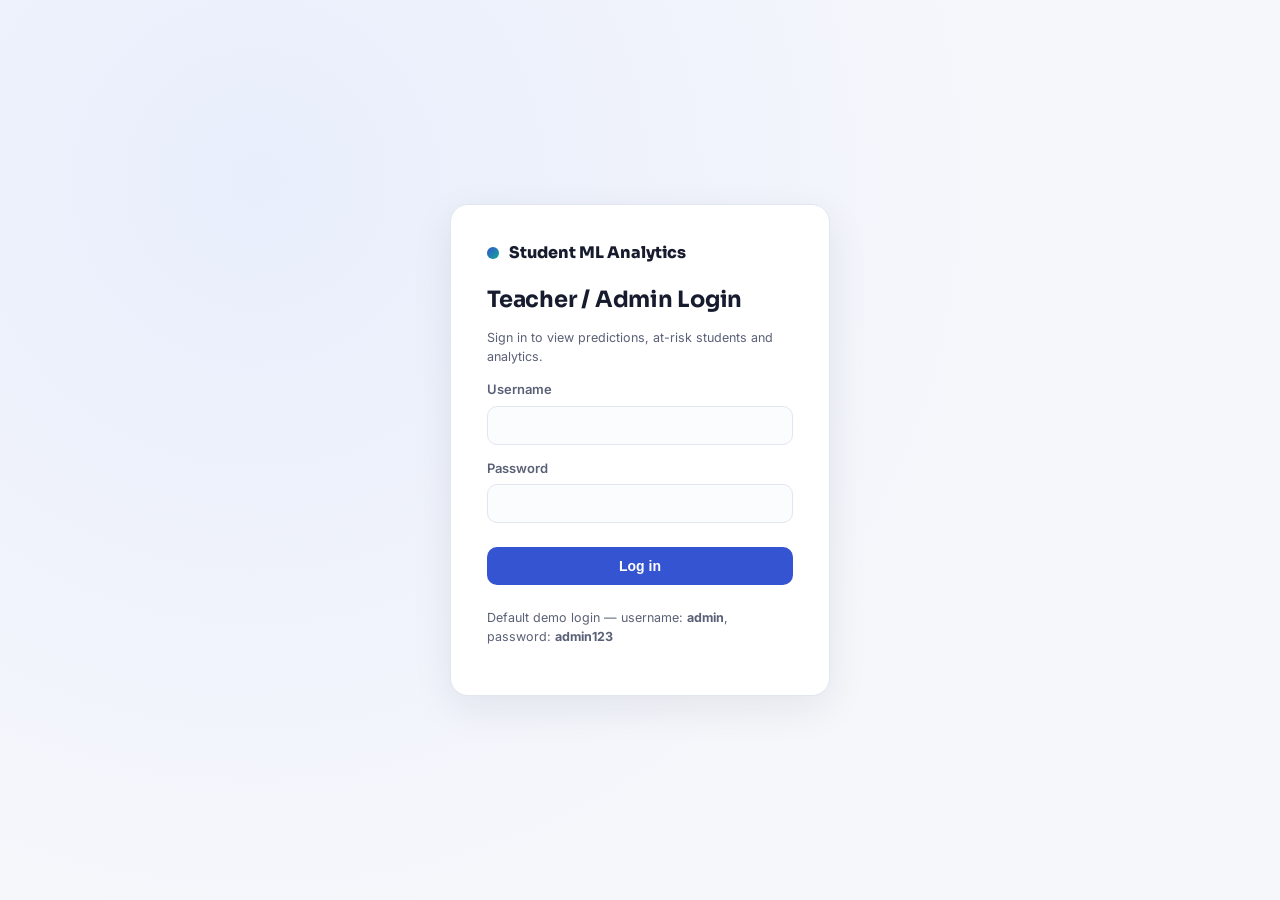
<file: frontend/index.html>
<!DOCTYPE html>
<html lang="en">
<head>
<meta charset="UTF-8">
<title>Student ML Analytics</title>
<script>
  // Simple entry point: send everyone to the login page.
  // login.html itself will forward already-logged-in users to dashboard.html
  window.location.href = "login.html";
</script>
</head>
<body></body>
</html>
</file>
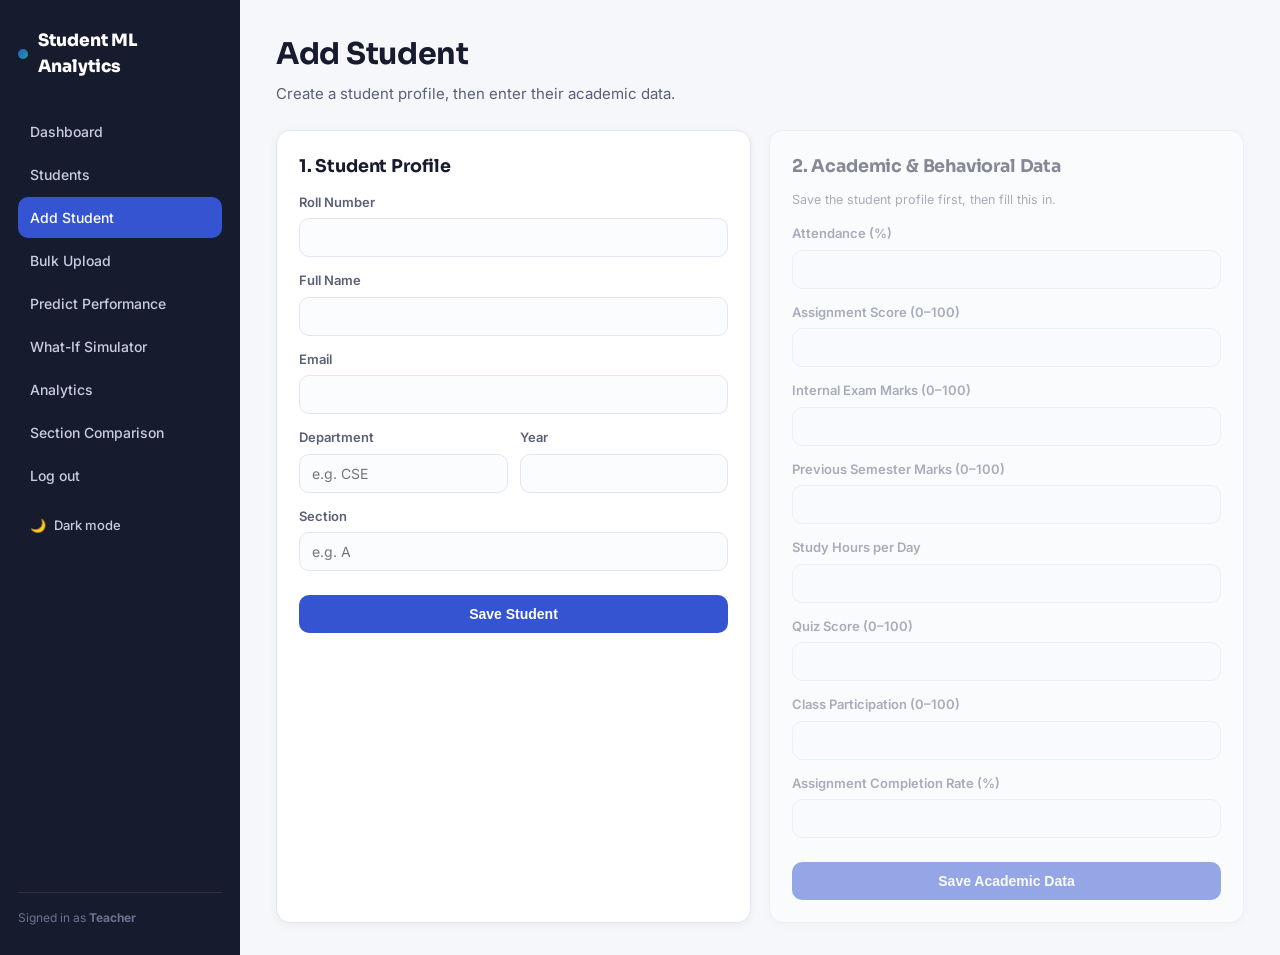
<file: frontend/add_student.html>
<!DOCTYPE html>
<html lang="en">
<head>
<meta charset="UTF-8">
<meta name="viewport" content="width=device-width, initial-scale=1.0">
<title>Add Student · Student ML Analytics</title>
<link rel="stylesheet" href="css/style.css">
</head>
<body>
<div class="app-shell">
    <aside class="sidebar" id="sidebar"></aside>

    <main class="main">
        <div class="page-header">
            <div>
                <h1>Add Student</h1>
                <p>Create a student profile, then enter their academic data.</p>
            </div>
        </div>

        <div class="grid grid-2">
            <div class="card">
                <h3>1. Student Profile</h3>
                <form id="studentForm">
                    <label for="roll_number">Roll Number</label>
                    <input id="roll_number" required>

                    <label for="name">Full Name</label>
                    <input id="name" required>

                    <label for="email">Email</label>
                    <input id="email" type="email">

                    <div class="grid grid-2" style="gap:12px;">
                        <div>
                            <label for="department">Department</label>
                            <input id="department" placeholder="e.g. CSE">
                        </div>
                        <div>
                            <label for="year">Year</label>
                            <input id="year" type="number" min="1" max="5">
                        </div>
                    </div>
                    <label for="section">Section</label>
                    <input id="section" placeholder="e.g. A">

                    <button class="btn full mt-24" type="submit">Save Student</button>
                </form>
            </div>

            <div class="card" id="perfCard" style="opacity:0.5;">
                <h3>2. Academic & Behavioral Data</h3>
                <p class="small muted">Save the student profile first, then fill this in.</p>
                <form id="perfForm">
                    <label>Attendance (%)</label>
                    <input id="attendance" type="number" step="0.1" min="0" max="100" disabled>

                    <label>Assignment Score (0–100)</label>
                    <input id="assignment_score" type="number" step="0.1" min="0" max="100" disabled>

                    <label>Internal Exam Marks (0–100)</label>
                    <input id="internal_marks" type="number" step="0.1" min="0" max="100" disabled>

                    <label>Previous Semester Marks (0–100)</label>
                    <input id="previous_semester_marks" type="number" step="0.1" min="0" max="100" disabled>

                    <label>Study Hours per Day</label>
                    <input id="study_hours" type="number" step="0.1" min="0" max="12" disabled>

                    <label>Quiz Score (0–100)</label>
                    <input id="quiz_score" type="number" step="0.1" min="0" max="100" disabled>

                    <label>Class Participation (0–100)</label>
                    <input id="participation" type="number" step="0.1" min="0" max="100" disabled>

                    <label>Assignment Completion Rate (%)</label>
                    <input id="assignment_completion" type="number" step="0.1" min="0" max="100" disabled>

                    <button class="btn full mt-24" type="submit" id="perfSubmit" disabled>Save Academic Data</button>
                </form>
            </div>
        </div>
    </main>
</div>

<script src="js/common.js"></script>
<script src="js/add_student.js"></script>
</body>
</html>
</file>
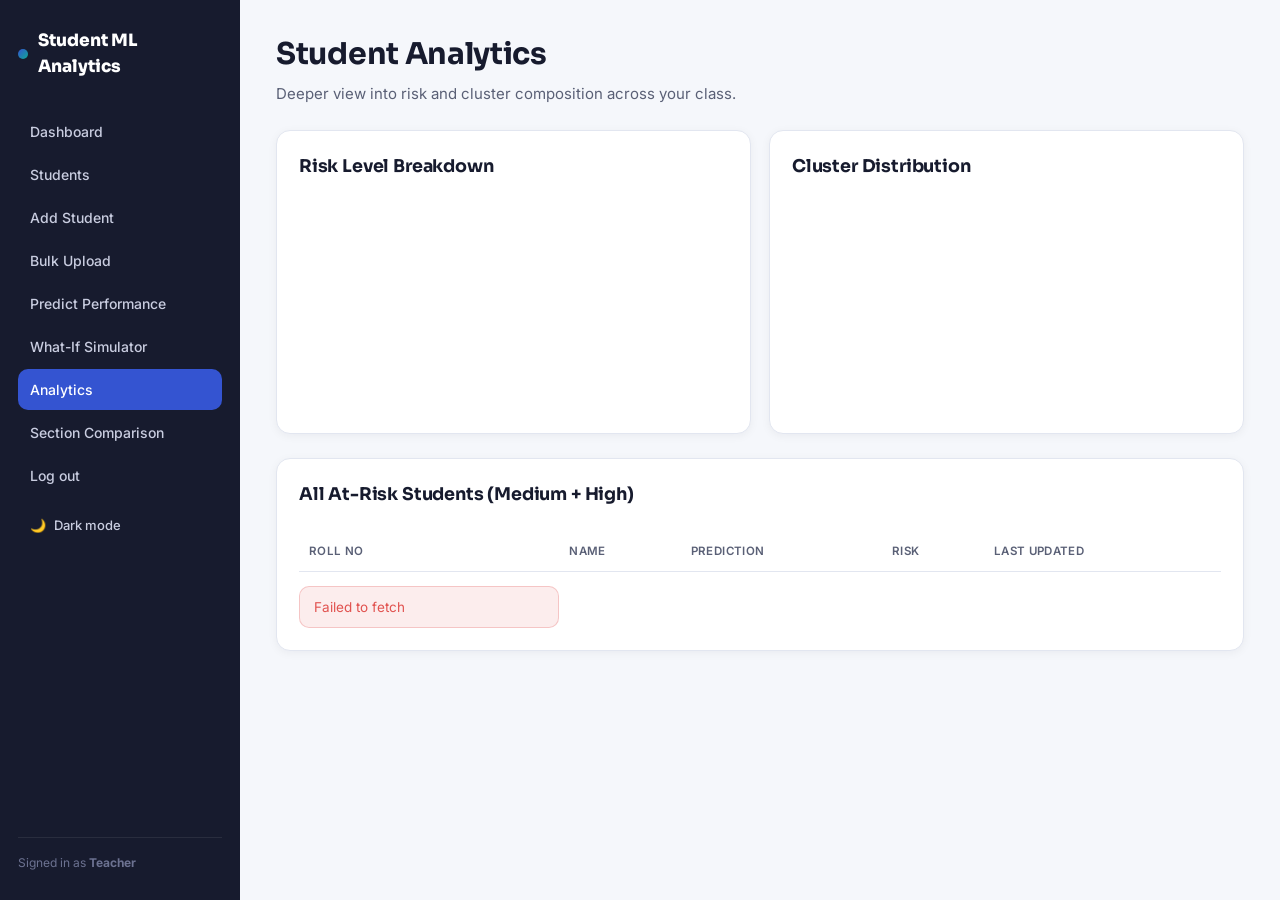
<file: frontend/analytics.html>
<!DOCTYPE html>
<html lang="en">
<head>
<meta charset="UTF-8">
<meta name="viewport" content="width=device-width, initial-scale=1.0">
<title>Analytics · Student ML Analytics</title>
<link rel="stylesheet" href="css/style.css">
<script src="js/lib/chart.umd.js"></script>
</head>
<body>
<div class="app-shell">
    <aside class="sidebar" id="sidebar"></aside>

    <main class="main">
        <div class="page-header">
            <div>
                <h1>Student Analytics</h1>
                <p>Deeper view into risk and cluster composition across your class.</p>
            </div>
        </div>

        <div class="grid grid-2">
            <div class="card">
                <h3>Risk Level Breakdown</h3>
                <canvas id="riskChart" height="220"></canvas>
            </div>
            <div class="card">
                <h3>Cluster Distribution</h3>
                <canvas id="clusterChart2" height="220"></canvas>
            </div>
        </div>

        <div class="card mt-24">
            <h3>All At-Risk Students (Medium + High)</h3>
            <table class="mt-24">
                <thead><tr><th>Roll No</th><th>Name</th><th>Prediction</th><th>Risk</th><th>Last Updated</th></tr></thead>
                <tbody id="analyticsTableBody"><tr><td colspan="5" class="muted">Loading…</td></tr></tbody>
            </table>
        </div>
    </main>
</div>

<script src="js/common.js"></script>
<script src="js/analytics.js"></script>
</body>
</html>
</file>
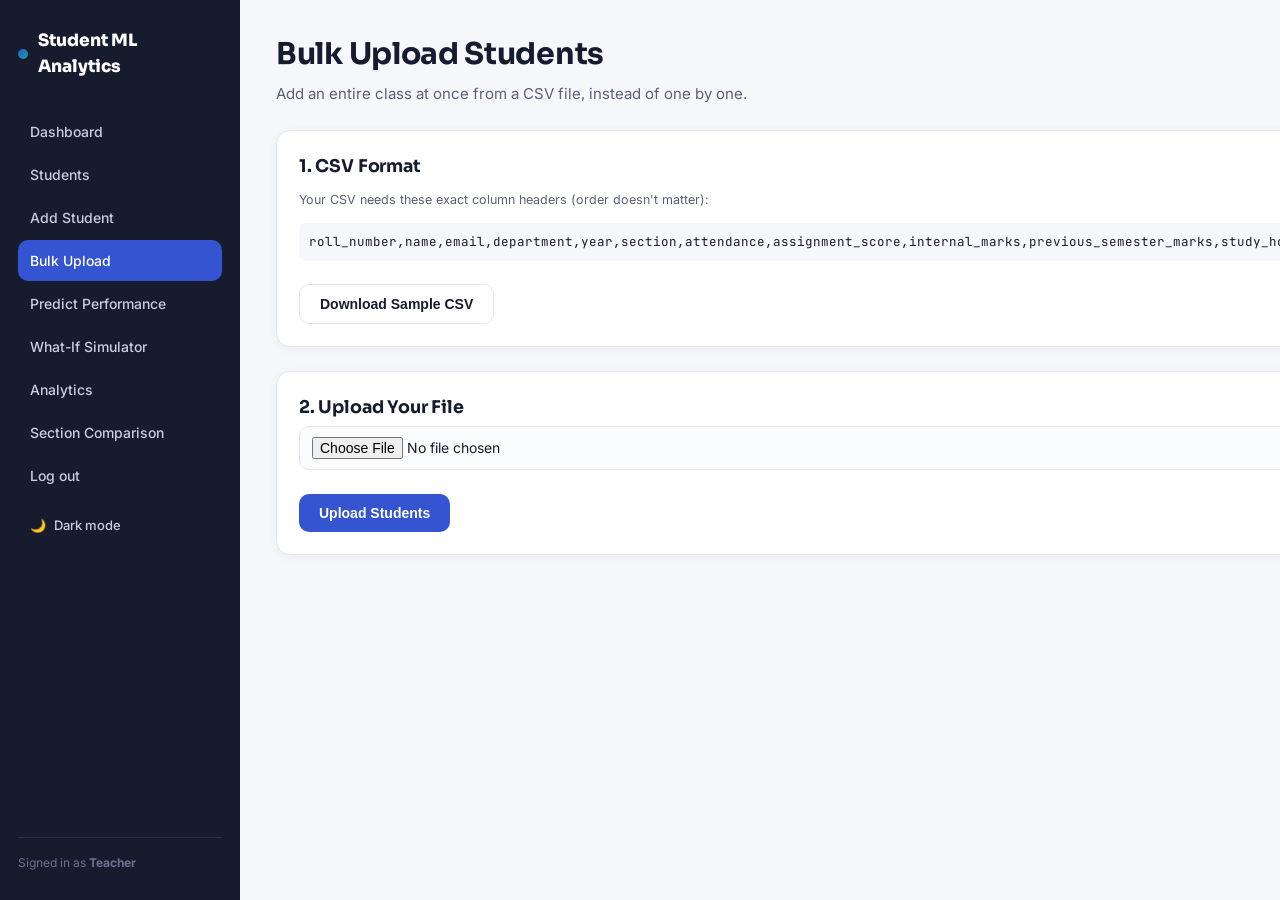
<file: frontend/bulk_upload.html>
<!DOCTYPE html>
<html lang="en">
<head>
<meta charset="UTF-8">
<meta name="viewport" content="width=device-width, initial-scale=1.0">
<title>Bulk Upload · Student ML Analytics</title>
<link rel="stylesheet" href="css/style.css">
<script src="js/lib/papaparse.min.js"></script>
</head>
<body>
<div class="app-shell">
    <aside class="sidebar" id="sidebar"></aside>

    <main class="main">
        <div class="page-header">
            <div>
                <h1>Bulk Upload Students</h1>
                <p>Add an entire class at once from a CSV file, instead of one by one.</p>
            </div>
        </div>

        <div class="card">
            <h3>1. CSV Format</h3>
            <p class="small muted">
                Your CSV needs these exact column headers (order doesn't matter):
            </p>
            <p class="mono small" style="background:#F5F7FB; padding:10px; border-radius:8px; overflow-x:auto;">
                roll_number,name,email,department,year,section,attendance,assignment_score,internal_marks,previous_semester_marks,study_hours,quiz_score,participation,assignment_completion
            </p>
            <button class="btn secondary" id="downloadSampleBtn" style="margin-top:10px;">Download Sample CSV</button>
        </div>

        <div class="card mt-24">
            <h3>2. Upload Your File</h3>
            <input type="file" id="csvFile" accept=".csv">
            <button class="btn mt-24" id="uploadBtn" disabled>Upload Students</button>
            <div class="error-msg" id="uploadError"></div>

            <div id="progressWrap" class="hidden mt-24">
                <p class="small muted" id="progressText">Uploading…</p>
                <div style="background:#EEF1F8; border-radius:8px; height:10px; overflow:hidden;">
                    <div id="progressBar" style="width:0%; background:#3454D1; height:100%; transition:width 0.2s;"></div>
                </div>
            </div>

            <div id="resultsWrap" class="hidden mt-24">
                <h3>Upload Results</h3>
                <table>
                    <thead><tr><th>Row</th><th>Name</th><th>Status</th></tr></thead>
                    <tbody id="resultsTableBody"></tbody>
                </table>
            </div>
        </div>
    </main>
</div>

<script src="js/common.js"></script>
<script src="js/bulk_upload.js"></script>
</body>
</html>
</file>
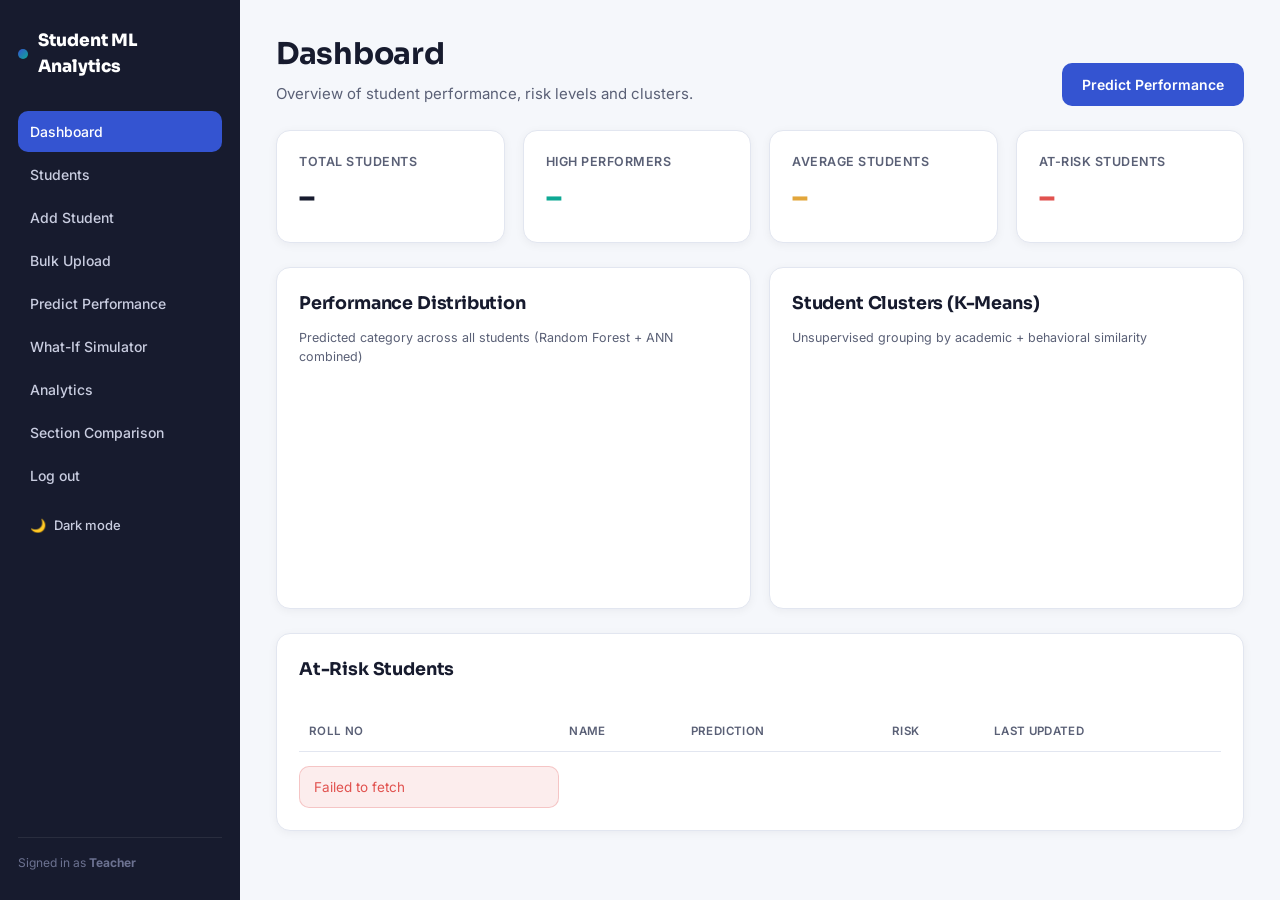
<file: frontend/dashboard.html>
<!DOCTYPE html>
<html lang="en">
<head>
<meta charset="UTF-8">
<meta name="viewport" content="width=device-width, initial-scale=1.0">
<title>Dashboard · Student ML Analytics</title>
<link rel="stylesheet" href="css/style.css">
<script src="js/lib/chart.umd.js"></script>
</head>
<body>
<div class="app-shell">
    <aside class="sidebar" id="sidebar"></aside>

    <main class="main">
        <div class="page-header">
            <div>
                <h1>Dashboard</h1>
                <p>Overview of student performance, risk levels and clusters.</p>
            </div>
            <a class="btn" href="prediction.html">Predict Performance</a>
        </div>

        <div class="grid grid-4" id="statCards">
            <div class="card stat-card"><div class="label">Total Students</div><div class="value" id="statTotal">–</div></div>
            <div class="card stat-card good"><div class="label">High Performers</div><div class="value" id="statHigh">–</div></div>
            <div class="card stat-card medium"><div class="label">Average Students</div><div class="value" id="statAverage">–</div></div>
            <div class="card stat-card high"><div class="label">At-Risk Students</div><div class="value" id="statAtRisk">–</div></div>
        </div>

        <div class="grid grid-2 mt-24">
            <div class="card">
                <h3>Performance Distribution</h3>
                <p class="small muted">Predicted category across all students (Random Forest + ANN combined)</p>
                <canvas id="perfChart" height="200"></canvas>
            </div>
            <div class="card">
                <h3>Student Clusters (K-Means)</h3>
                <p class="small muted">Unsupervised grouping by academic + behavioral similarity</p>
                <canvas id="clusterChart" height="200"></canvas>
            </div>
        </div>

        <div class="card mt-24">
            <div class="flex" style="justify-content:space-between;">
                <h3>At-Risk Students</h3>
                <span class="small muted" id="avgAttendanceNote"></span>
            </div>
            <table class="mt-24">
                <thead>
                    <tr><th>Roll No</th><th>Name</th><th>Prediction</th><th>Risk</th><th>Last Updated</th></tr>
                </thead>
                <tbody id="atRiskTableBody">
                    <tr><td colspan="5" class="muted">Loading…</td></tr>
                </tbody>
            </table>
        </div>
    </main>
</div>

<script src="js/common.js"></script>
<script src="js/dashboard.js"></script>
</body>
</html>
</file>
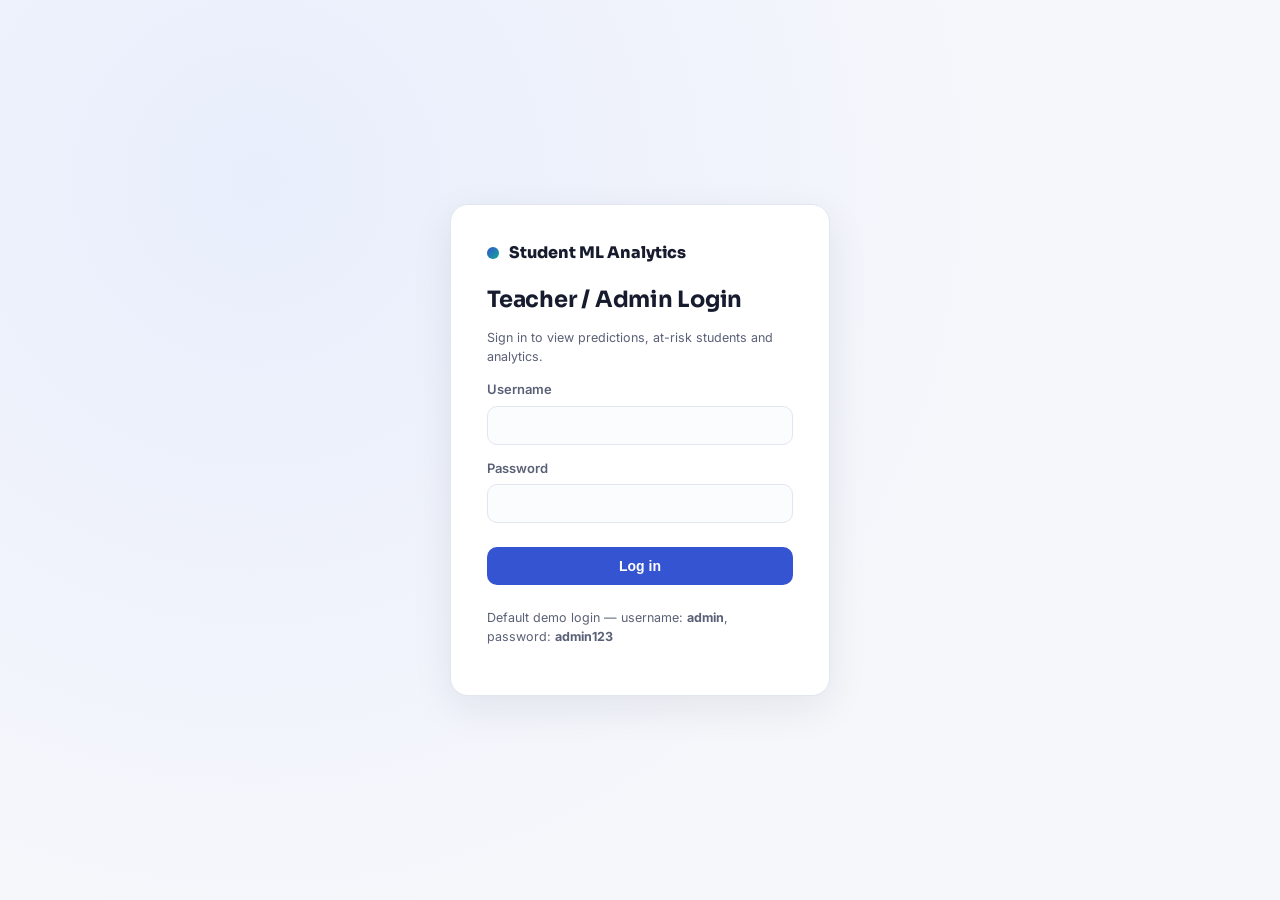
<file: frontend/login.html>
<!DOCTYPE html>
<html lang="en">
<head>
<meta charset="UTF-8">
<meta name="viewport" content="width=device-width, initial-scale=1.0">
<title>Login · Student ML Analytics</title>
<link rel="stylesheet" href="css/style.css">
</head>
<body>
<div class="login-wrap">
    <div class="login-card">
        <div class="brand-lockup"><span class="dot"></span>
            <span style="font-family:'Sora',sans-serif;font-weight:800;font-size:16px;">Student ML Analytics</span>
        </div>
        <h2 style="margin-top:18px;">Teacher / Admin Login</h2>
        <p class="muted small">Sign in to view predictions, at-risk students and analytics.</p>

        <form id="loginForm">
            <label for="username">Username</label>
            <input id="username" name="username" autocomplete="username" required>

            <label for="password">Password</label>
            <input id="password" name="password" type="password" autocomplete="current-password" required>

            <button class="btn full mt-24" type="submit">Log in</button>
        </form>
        <div class="error-msg" id="errorMsg"></div>

        <p class="small muted mt-24">
            Default demo login — username: <strong>admin</strong>, password: <strong>admin123</strong>
        </p>
    </div>
</div>

<script src="js/common.js"></script>
<script>
document.getElementById("loginForm").addEventListener("submit", async (e) => {
    e.preventDefault();
    const errorEl = document.getElementById("errorMsg");
    errorEl.style.display = "none";
    const username = document.getElementById("username").value.trim();
    const password = document.getElementById("password").value;

    try {
        const data = await api("login.php", { method: "POST", body: { username, password } });
        sessionStorage.setItem("username", data.username);
        window.location.href = "dashboard.html";
    } catch (err) {
        errorEl.textContent = err.message;
        errorEl.style.display = "block";
    }
});
</script>
</body>
</html>
</file>
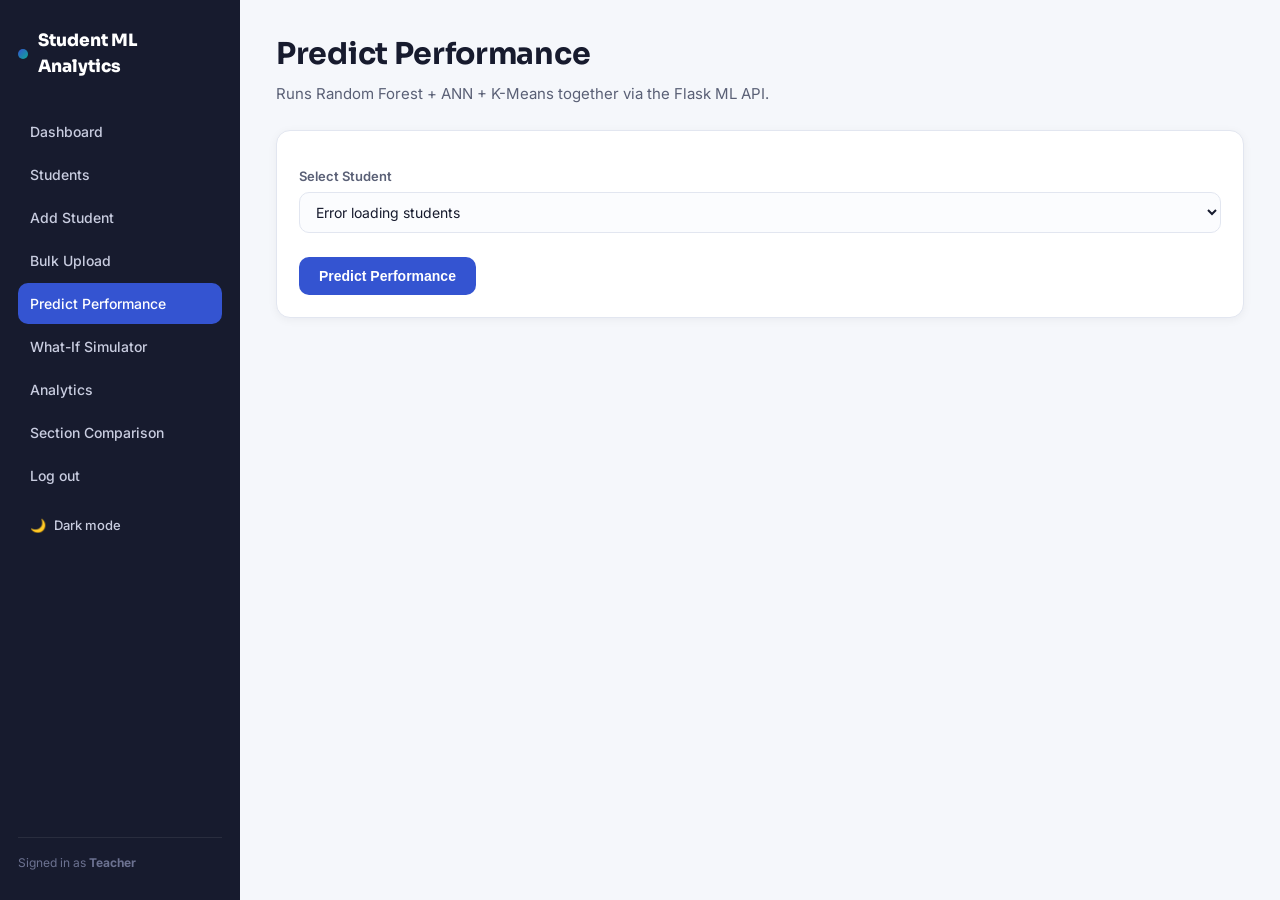
<file: frontend/prediction.html>
<!DOCTYPE html>
<html lang="en">
<head>
<meta charset="UTF-8">
<meta name="viewport" content="width=device-width, initial-scale=1.0">
<title>Predict Performance · Student ML Analytics</title>
<link rel="stylesheet" href="css/style.css">
</head>
<body>
<div class="app-shell">
    <aside class="sidebar" id="sidebar"></aside>

    <main class="main">
        <div class="page-header">
            <div>
                <h1>Predict Performance</h1>
                <p>Runs Random Forest + ANN + K-Means together via the Flask ML API.</p>
            </div>
        </div>

        <div class="card">
            <label for="studentSelect">Select Student</label>
            <select id="studentSelect"><option value="">Loading students…</option></select>
            <button class="btn mt-24" id="predictBtn" disabled>Predict Performance</button>
            <div class="error-msg" id="predictError"></div>
        </div>

        <div id="resultSection" class="mt-24 hidden">
            <div class="grid grid-2">
                <div class="card">
                    <h3>Risk Level</h3>
                    <div class="gauge-wrap">
                        <div class="gauge" id="gauge"></div>
                        <div>
                            <div class="gauge-label" id="gaugeLabel">–</div>
                            <p class="small muted" id="gaugeSub"></p>
                        </div>
                    </div>
                </div>

                <div class="card">
                    <h3>Predicted Performance</h3>
                    <p class="small muted" id="predictionHeadline"></p>
                    <div id="probBars" class="mt-24"></div>
                </div>
            </div>

            <div class="grid grid-2 mt-24">
                <div class="card">
                    <h3>Model Comparison</h3>
                    <table>
                        <tbody>
                            <tr><td>Random Forest (Supervised)</td><td id="rfPred" class="mono"></td></tr>
                            <tr><td>ANN (Neural Network)</td><td id="annPred" class="mono"></td></tr>
                            <tr><td><strong>Combined Final Result</strong></td><td id="finalPred" class="mono"></td></tr>
                        </tbody>
                    </table>
                    <h3 class="mt-24">Cluster (K-Means)</h3>
                    <p id="clusterName" class="mono"></p>
                </div>

                <div class="card">
                    <h3>Recommendations</h3>
                    <ul class="recommend-list" id="recommendList"></ul>
                </div>
            </div>

            <div class="card mt-24">
                <h3>Why this prediction?</h3>
                <p class="small muted">
                    The features below are both influential in the model and below the class
                    average for this student — they are the main drivers of the prediction.
                </p>
                <ul class="recommend-list" id="explanationList" style="margin-top:14px;"></ul>
            </div>

            <div class="mt-24" style="text-align:right;">
                <button class="btn secondary" id="printBtn">Print / Save as PDF</button>
            </div>
        </div>
    </main>
</div>

<script src="js/common.js"></script>
<script src="js/prediction.js"></script>
</body>
</html>
</file>
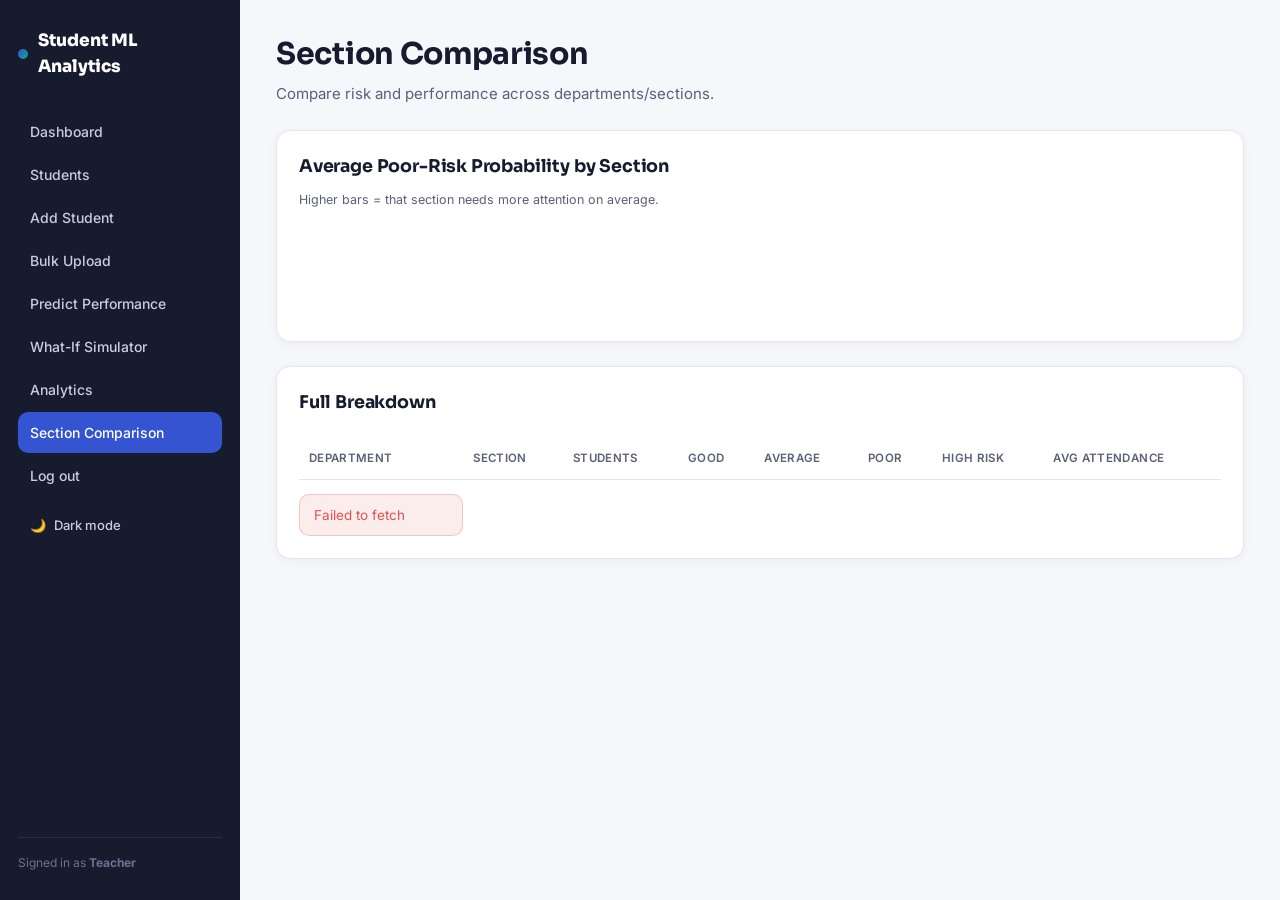
<file: frontend/section_comparison.html>
<!DOCTYPE html>
<html lang="en">
<head>
<meta charset="UTF-8">
<meta name="viewport" content="width=device-width, initial-scale=1.0">
<title>Section Comparison · Student ML Analytics</title>
<link rel="stylesheet" href="css/style.css">
<script src="js/lib/chart.umd.js"></script>
</head>
<body>
<div class="app-shell">
    <aside class="sidebar" id="sidebar"></aside>

    <main class="main">
        <div class="page-header">
            <div>
                <h1>Section Comparison</h1>
                <p>Compare risk and performance across departments/sections.</p>
            </div>
        </div>

        <div class="card">
            <h3>Average Poor-Risk Probability by Section</h3>
            <p class="small muted">Higher bars = that section needs more attention on average.</p>
            <canvas id="sectionChart" height="90"></canvas>
        </div>

        <div class="card mt-24">
            <h3>Full Breakdown</h3>
            <table class="mt-24">
                <thead>
                    <tr>
                        <th>Department</th><th>Section</th><th>Students</th>
                        <th>Good</th><th>Average</th><th>Poor</th>
                        <th>High Risk</th><th>Avg Attendance</th>
                    </tr>
                </thead>
                <tbody id="sectionTableBody">
                    <tr><td colspan="8" class="muted">Loading…</td></tr>
                </tbody>
            </table>
        </div>
    </main>
</div>

<script src="js/common.js"></script>
<script src="js/section_comparison.js"></script>
</body>
</html>
</file>
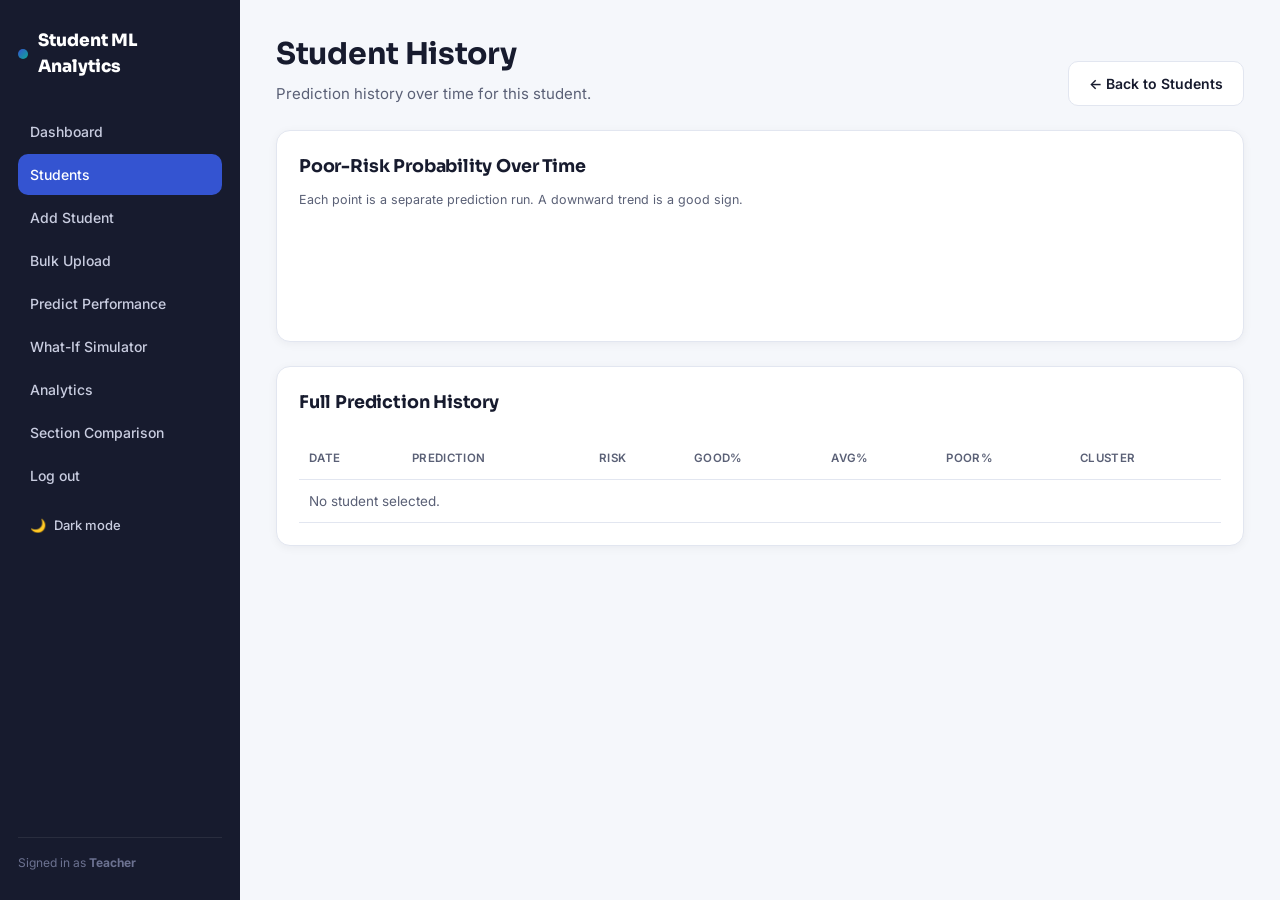
<file: frontend/student_detail.html>
<!DOCTYPE html>
<html lang="en">
<head>
<meta charset="UTF-8">
<meta name="viewport" content="width=device-width, initial-scale=1.0">
<title>Student History · Student ML Analytics</title>
<link rel="stylesheet" href="css/style.css">
<script src="js/lib/chart.umd.js"></script>
</head>
<body>
<div class="app-shell">
    <aside class="sidebar" id="sidebar"></aside>

    <main class="main">
        <div class="page-header">
            <div>
                <h1 id="studentTitle">Student History</h1>
                <p>Prediction history over time for this student.</p>
            </div>
            <a class="btn secondary" href="students.html">← Back to Students</a>
        </div>

        <div class="card">
            <h3>Poor-Risk Probability Over Time</h3>
            <p class="small muted">Each point is a separate prediction run. A downward trend is a good sign.</p>
            <canvas id="trendChart" height="90"></canvas>
        </div>

        <div class="card mt-24">
            <h3>Full Prediction History</h3>
            <table class="mt-24">
                <thead>
                    <tr><th>Date</th><th>Prediction</th><th>Risk</th><th>Good%</th><th>Avg%</th><th>Poor%</th><th>Cluster</th></tr>
                </thead>
                <tbody id="historyTableBody">
                    <tr><td colspan="7" class="muted">Loading…</td></tr>
                </tbody>
            </table>
        </div>
    </main>
</div>

<script src="js/common.js"></script>
<script src="js/student_detail.js"></script>
</body>
</html>
</file>
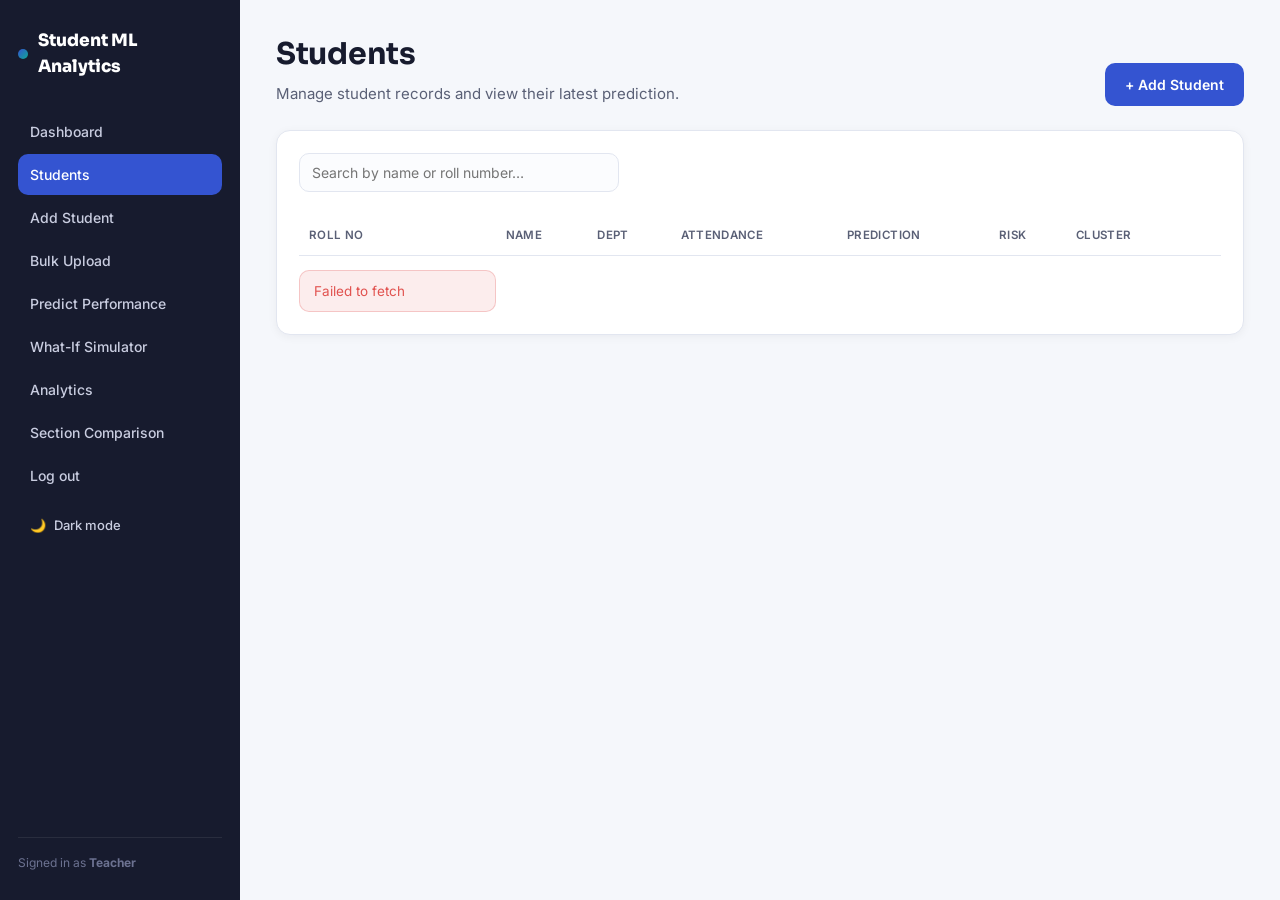
<file: frontend/students.html>
<!DOCTYPE html>
<html lang="en">
<head>
<meta charset="UTF-8">
<meta name="viewport" content="width=device-width, initial-scale=1.0">
<title>Students · Student ML Analytics</title>
<link rel="stylesheet" href="css/style.css">
</head>
<body>
<div class="app-shell">
    <aside class="sidebar" id="sidebar"></aside>

    <main class="main">
        <div class="page-header">
            <div>
                <h1>Students</h1>
                <p>Manage student records and view their latest prediction.</p>
            </div>
            <a class="btn" href="add_student.html">+ Add Student</a>
        </div>

        <div class="card">
            <input id="searchBox" placeholder="Search by name or roll number…" style="max-width:320px;">
            <table class="mt-24">
                <thead>
                    <tr>
                        <th>Roll No</th><th>Name</th><th>Dept</th><th>Attendance</th>
                        <th>Prediction</th><th>Risk</th><th>Cluster</th><th></th>
                    </tr>
                </thead>
                <tbody id="studentsTableBody">
                    <tr><td colspan="8" class="muted">Loading…</td></tr>
                </tbody>
            </table>
        </div>
    </main>
</div>

<script src="js/common.js"></script>
<script src="js/students.js"></script>
</body>
</html>
</file>
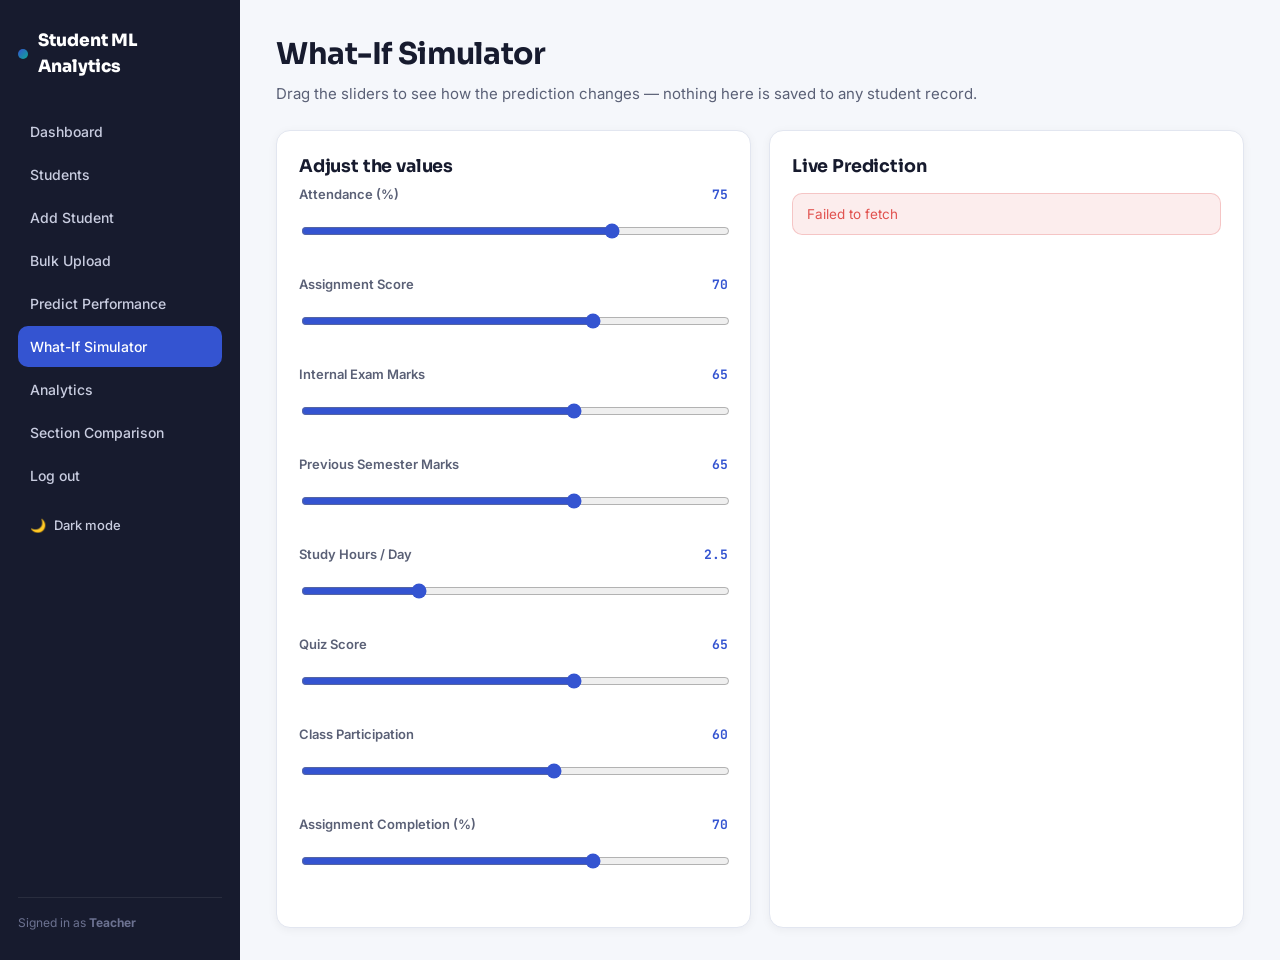
<file: frontend/whatif.html>
<!DOCTYPE html>
<html lang="en">
<head>
<meta charset="UTF-8">
<meta name="viewport" content="width=device-width, initial-scale=1.0">
<title>What-If Simulator · Student ML Analytics</title>
<link rel="stylesheet" href="css/style.css">
</head>
<body>
<div class="app-shell">
    <aside class="sidebar" id="sidebar"></aside>

    <main class="main">
        <div class="page-header">
            <div>
                <h1>What-If Simulator</h1>
                <p>Drag the sliders to see how the prediction changes — nothing here is saved to any student record.</p>
            </div>
        </div>

        <div class="grid grid-2">
            <div class="card">
                <h3>Adjust the values</h3>
                <div id="slidersWrap"></div>
            </div>

            <div class="card">
                <h3>Live Prediction</h3>
                <div id="liveResult">
                    <p class="muted small">Adjust a slider to see the prediction update.</p>
                </div>
            </div>
        </div>
    </main>
</div>

<script src="js/common.js"></script>
<script src="js/whatif.js"></script>
</body>
</html>
</file>
<file: frontend/css/style.css>
/* ==========================================================
   style.css
   Design tokens:
   - Background:  #F5F7FB (soft slate-blue white)
   - Ink:         #171B2E (near-black navy)
   - Panel:       #FFFFFF
   - Border:      #E2E6F0
   - Primary:     #3454D1 (academic indigo-blue)
   - Teal(Good):  #0EA894
   - Amber(Med):  #E2A63B
   - Coral(High): #E1524F
   - Display font: 'Sora' | Body: 'Inter' | Data/mono: 'JetBrains Mono'
   ========================================================== */

@import url('https://fonts.googleapis.com/css2?family=Sora:wght@600;700;800&family=Inter:wght@400;500;600&family=JetBrains+Mono:wght@500;700&display=swap');

:root {
    --bg: #F5F7FB;
    --ink: #171B2E;
    --ink-soft: #5A6076;
    --panel: #FFFFFF;
    --border: #E2E6F0;
    --primary: #3454D1;
    --primary-dark: #23399B;
    --good: #0EA894;
    --medium: #E2A63B;
    --high: #E1524F;
    --radius: 14px;
    --shadow: 0 2px 10px rgba(23, 27, 46, 0.05);
}

* { box-sizing: border-box; }

body {
    margin: 0;
    background: var(--bg);
    color: var(--ink);
    font-family: 'Inter', sans-serif;
    font-size: 15px;
    line-height: 1.5;
}

h1, h2, h3, h4 {
    font-family: 'Sora', sans-serif;
    font-weight: 700;
    margin: 0 0 6px 0;
    letter-spacing: -0.01em;
}

.mono { font-family: 'JetBrains Mono', monospace; }

a { color: var(--primary); text-decoration: none; }

/* ---------- App shell: sidebar + main ---------- */
.app-shell { display: flex; min-height: 100vh; }

.sidebar {
    width: 240px;
    flex-shrink: 0;
    background: var(--ink);
    color: #C9CDE0;
    padding: 28px 18px;
    display: flex;
    flex-direction: column;
    gap: 4px;
}

.sidebar .brand {
    font-family: 'Sora', sans-serif;
    font-weight: 800;
    font-size: 17px;
    color: #fff;
    margin-bottom: 28px;
    display: flex;
    align-items: center;
    gap: 10px;
}
.sidebar .brand .dot {
    width: 10px; height: 10px; border-radius: 50%;
    background: linear-gradient(135deg, var(--primary), var(--good));
    flex-shrink: 0;
}

.sidebar nav a {
    display: flex;
    align-items: center;
    gap: 10px;
    color: #C9CDE0;
    padding: 10px 12px;
    border-radius: 10px;
    font-size: 14px;
    font-weight: 500;
    margin-bottom: 2px;
    transition: background 0.15s, color 0.15s;
}
.sidebar nav a:hover { background: rgba(255,255,255,0.06); color: #fff; }
.sidebar nav a.active { background: var(--primary); color: #fff; }

.sidebar .footer-note {
    margin-top: auto;
    font-size: 12px;
    color: #6C7291;
    padding-top: 16px;
    border-top: 1px solid rgba(255,255,255,0.08);
}

.main {
    flex: 1;
    padding: 32px 36px;
    max-width: 1180px;
}

.page-header {
    display: flex;
    justify-content: space-between;
    align-items: flex-end;
    margin-bottom: 24px;
    flex-wrap: wrap;
    gap: 10px;
}
.page-header p { color: var(--ink-soft); margin: 4px 0 0; }

/* ---------- Cards ---------- */
.card {
    background: var(--panel);
    border: 1px solid var(--border);
    border-radius: var(--radius);
    box-shadow: var(--shadow);
    padding: 22px;
}

.grid { display: grid; gap: 18px; }
.grid-4 { grid-template-columns: repeat(4, 1fr); }
.grid-2 { grid-template-columns: repeat(2, 1fr); }
.grid-3 { grid-template-columns: repeat(3, 1fr); }

@media (max-width: 900px) {
    .grid-4, .grid-3, .grid-2 { grid-template-columns: 1fr 1fr; }
    .app-shell { flex-direction: column; }
    .sidebar { width: 100%; }
}

.stat-card .label {
    font-size: 12.5px;
    color: var(--ink-soft);
    text-transform: uppercase;
    letter-spacing: 0.04em;
    font-weight: 600;
}
.stat-card .value {
    font-family: 'Sora', sans-serif;
    font-size: 30px;
    font-weight: 800;
    margin-top: 4px;
}
.stat-card.good .value { color: var(--good); }
.stat-card.medium .value { color: var(--medium); }
.stat-card.high .value { color: var(--high); }

/* ---------- Forms ---------- */
label {
    display: block;
    font-size: 13px;
    font-weight: 600;
    color: var(--ink-soft);
    margin-bottom: 6px;
    margin-top: 14px;
}
input, select {
    width: 100%;
    padding: 10px 12px;
    border-radius: 10px;
    border: 1px solid var(--border);
    background: #FBFCFE;
    font-family: 'Inter', sans-serif;
    font-size: 14px;
    color: var(--ink);
}
input:focus, select:focus {
    outline: none;
    border-color: var(--primary);
    box-shadow: 0 0 0 3px rgba(52, 84, 209, 0.14);
}

.btn {
    display: inline-flex;
    align-items: center;
    justify-content: center;
    gap: 8px;
    padding: 11px 20px;
    border-radius: 10px;
    border: none;
    background: var(--primary);
    color: #fff;
    font-weight: 600;
    font-size: 14px;
    cursor: pointer;
    transition: background 0.15s, transform 0.1s;
}
.btn:hover { background: var(--primary-dark); }
.btn:active { transform: scale(0.98); }
.btn.secondary { background: #fff; color: var(--ink); border: 1px solid var(--border); }
.btn.danger { background: var(--high); }
.btn.full { width: 100%; }

/* ---------- Table ---------- */
table { width: 100%; border-collapse: collapse; }
th, td {
    text-align: left;
    padding: 11px 10px;
    border-bottom: 1px solid var(--border);
    font-size: 13.5px;
}
th { color: var(--ink-soft); font-weight: 600; text-transform: uppercase; font-size: 11.5px; letter-spacing: 0.03em; }

.badge {
    display: inline-block;
    padding: 3px 10px;
    border-radius: 999px;
    font-size: 12px;
    font-weight: 700;
    font-family: 'JetBrains Mono', monospace;
}
.badge.low   { background: rgba(14,168,148,0.12); color: var(--good); }
.badge.medium{ background: rgba(226,166,59,0.14); color: #9A6A16; }
.badge.high  { background: rgba(225,82,79,0.13); color: var(--high); }

/* ---------- Login page ---------- */
.login-wrap {
    min-height: 100vh;
    display: flex;
    align-items: center;
    justify-content: center;
    background: radial-gradient(circle at 20% 20%, #E9EEFC 0%, var(--bg) 60%);
}
.login-card {
    width: 380px;
    background: var(--panel);
    border: 1px solid var(--border);
    border-radius: 18px;
    padding: 36px;
    box-shadow: 0 12px 40px rgba(23,27,46,0.08);
}
.login-card .brand-lockup {
    display: flex; align-items: center; gap: 10px; margin-bottom: 6px;
}
.login-card .brand-lockup .dot {
    width: 12px; height: 12px; border-radius: 50%;
    background: linear-gradient(135deg, var(--primary), var(--good));
}
.error-msg {
    background: rgba(225,82,79,0.1);
    color: var(--high);
    border: 1px solid rgba(225,82,79,0.25);
    padding: 10px 14px;
    border-radius: 10px;
    font-size: 13.5px;
    margin-top: 14px;
    display: none;
}

/* ---------- Risk gauge (signature element) ---------- */
.gauge-wrap { display: flex; align-items: center; gap: 24px; flex-wrap: wrap; }
.gauge svg { display: block; }
.gauge-label {
    font-family: 'Sora', sans-serif;
    font-weight: 800;
    font-size: 22px;
}

/* ---------- What-If Simulator sliders ---------- */
.slider-row { margin-bottom: 18px; }
.slider-row .slider-label {
    display: flex; justify-content: space-between; align-items: baseline;
    font-size: 13px; font-weight: 600; color: var(--ink-soft); margin-bottom: 6px;
}
.slider-row .slider-value { font-family: 'JetBrains Mono', monospace; color: var(--primary); font-weight: 700; }
.slider-row input[type="range"] {
    width: 100%; accent-color: var(--primary); cursor: pointer;
}

/* ---------- Dark mode ---------- */
body.dark-mode {
    --bg: #12141F;
    --ink: #E7E9F5;
    --ink-soft: #9AA0C0;
    --panel: #1B1E2E;
    --border: #2B2F45;
}
body.dark-mode input, body.dark-mode select {
    background: #232637;
    color: var(--ink);
    border-color: var(--border);
}
body.dark-mode .recommend-list li { background: #232637; }
body.dark-mode th { color: var(--ink-soft); }
body.dark-mode .sidebar { background: #0B0C14; }

.theme-toggle {
    display: flex; align-items: center; gap: 8px;
    padding: 10px 12px; border-radius: 10px; color: #C9CDE0;
    font-size: 13px; font-weight: 500; cursor: pointer;
    margin-top: 4px;
}
.theme-toggle:hover { background: rgba(255,255,255,0.06); }

/* ---------- Utility ---------- */
.muted { color: var(--ink-soft); }
.flex { display: flex; align-items: center; }
.gap-8 { gap: 8px; }
.gap-16 { gap: 16px; }
.mt-24 { margin-top: 24px; }
.hidden { display: none !important; }
.small { font-size: 12.5px; }
.recommend-list { margin: 10px 0 0 0; padding: 0; list-style: none; }
.recommend-list li {
    padding: 9px 12px;
    background: #F5F7FB;
    border-radius: 10px;
    margin-bottom: 6px;
    font-size: 13.5px;
    display: flex;
    align-items: center;
    gap: 8px;
}
.recommend-list li::before { content: "✓"; color: var(--good); font-weight: 700; }

/* ---------- Print-friendly report (used by "Print / Save as PDF") ---------- */
@media print {
    .sidebar, #printBtn, .page-header a.btn, #predictBtn,
    #studentSelect, label[for="studentSelect"] { display: none !important; }
    .main { padding: 0; max-width: 100%; }
    body { background: #fff; }
    .card { box-shadow: none; border: 1px solid #ccc; break-inside: avoid; }
    .app-shell { display: block; }
}
</file>
